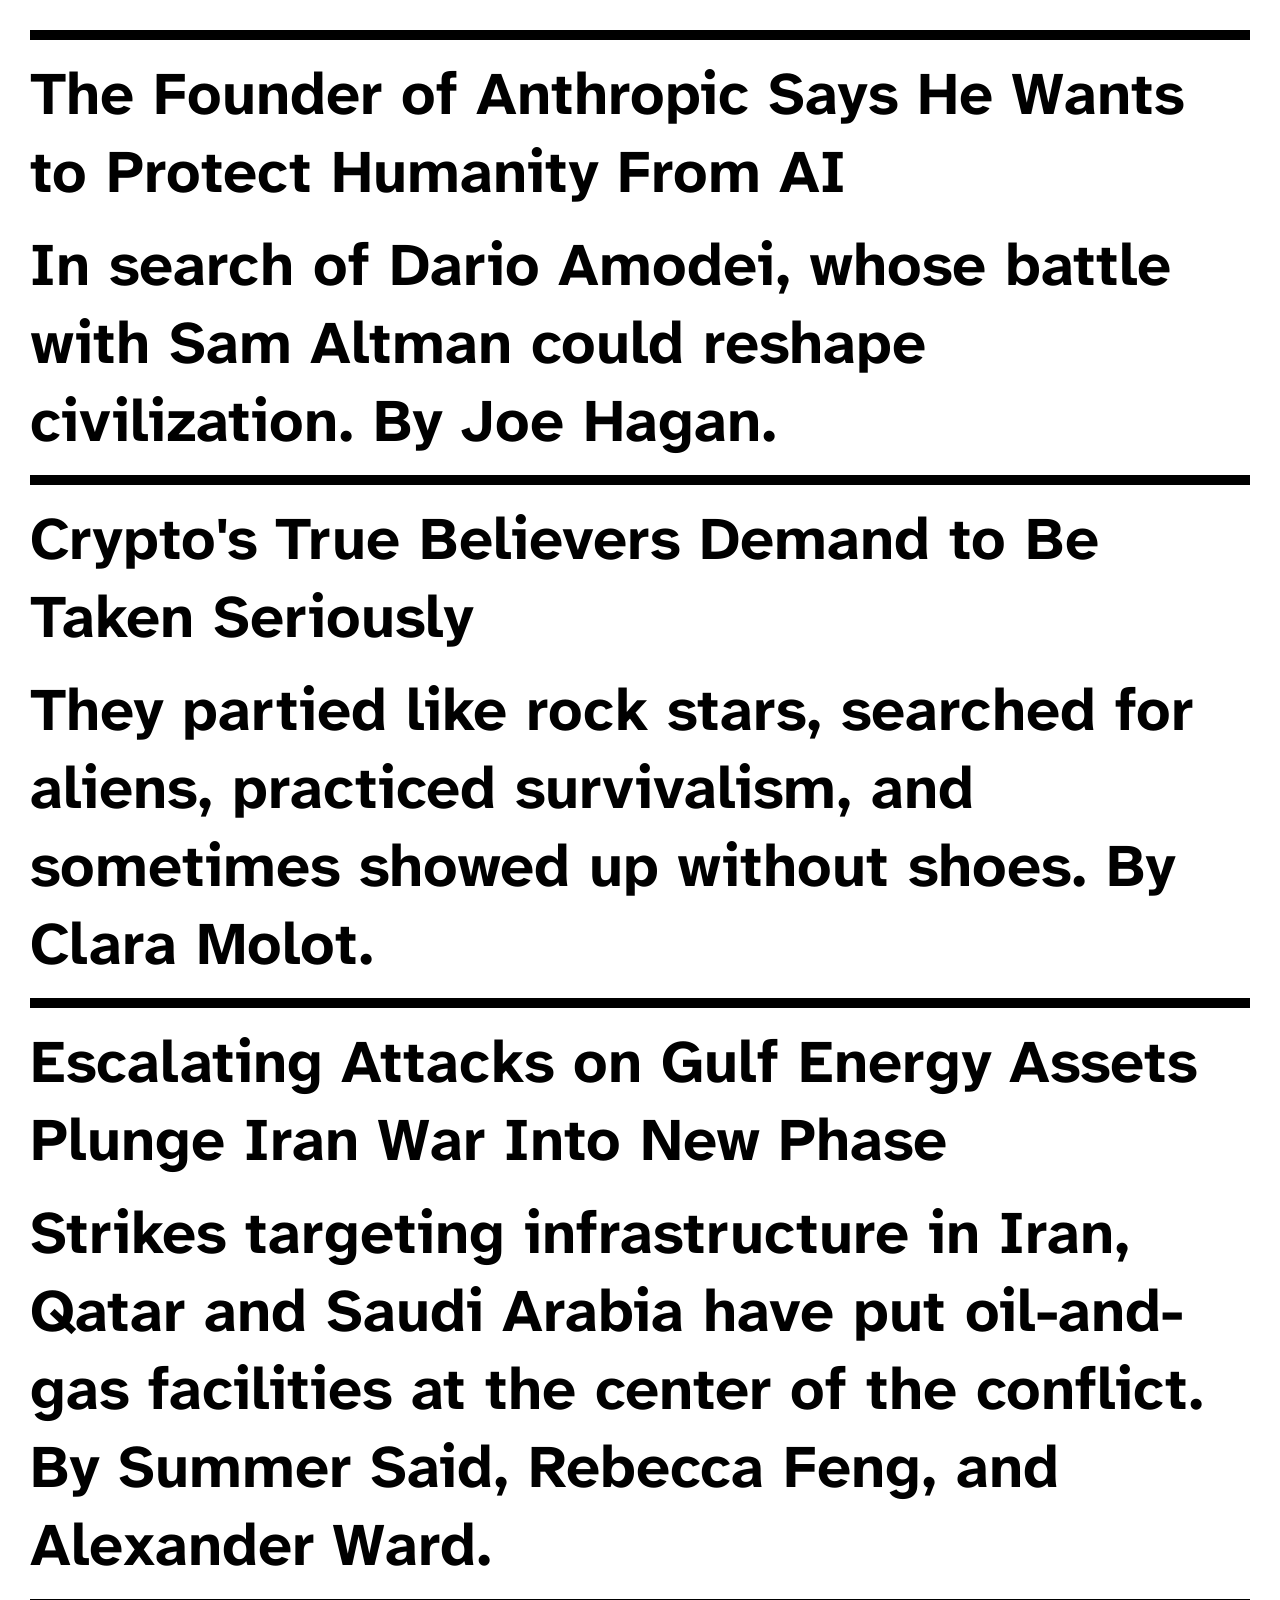
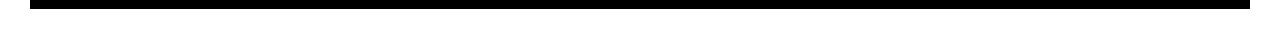
<file: index.html>
<!DOCTYPE html>
<html lang="en">
<head>
  <meta charset="UTF-8">
  <meta name="viewport" content="width=device-width, initial-scale=1.0">
  <title>EZRead</title>
  <link rel="preconnect" href="https://fonts.googleapis.com">
  <link rel="preconnect" href="https://fonts.gstatic.com" crossorigin>
  <link rel="stylesheet" href="https://fonts.googleapis.com/css2?family=Atkinson+Hyperlegible+Next:wght@400;700;900&display=swap">
  <link rel="stylesheet" href="style.css?v=8">
</head>
<body>
  <a href="#main" class="skip-link">Skip to content</a>

  <main id="main">
    <ul class="article-list">
      <li>
        <a href="articles/anthropic-founder.html">
          <span class="article-title">The Founder of Anthropic Says He Wants to Protect Humanity From AI</span>
          <span class="article-summary">In search of Dario Amodei, whose battle with Sam Altman could reshape civilization. By Joe Hagan.</span>
        </a>
      </li>
      <li>
        <a href="articles/cryptos-true-believers.html">
          <span class="article-title">Crypto's True Believers Demand to Be Taken Seriously</span>
          <span class="article-summary">They partied like rock stars, searched for aliens, practiced survivalism, and sometimes showed up without shoes. By Clara Molot.</span>
        </a>
      </li>
      <li>
        <a href="articles/escalating-attacks-iran-war.html">
          <span class="article-title">Escalating Attacks on Gulf Energy Assets Plunge Iran War Into New Phase</span>
          <span class="article-summary">Strikes targeting infrastructure in Iran, Qatar and Saudi Arabia have put oil-and-gas facilities at the center of the conflict. By Summer Said, Rebecca Feng, and Alexander Ward.</span>
        </a>
      </li>
    </ul>
  </main>
</body>
</html>
</file>
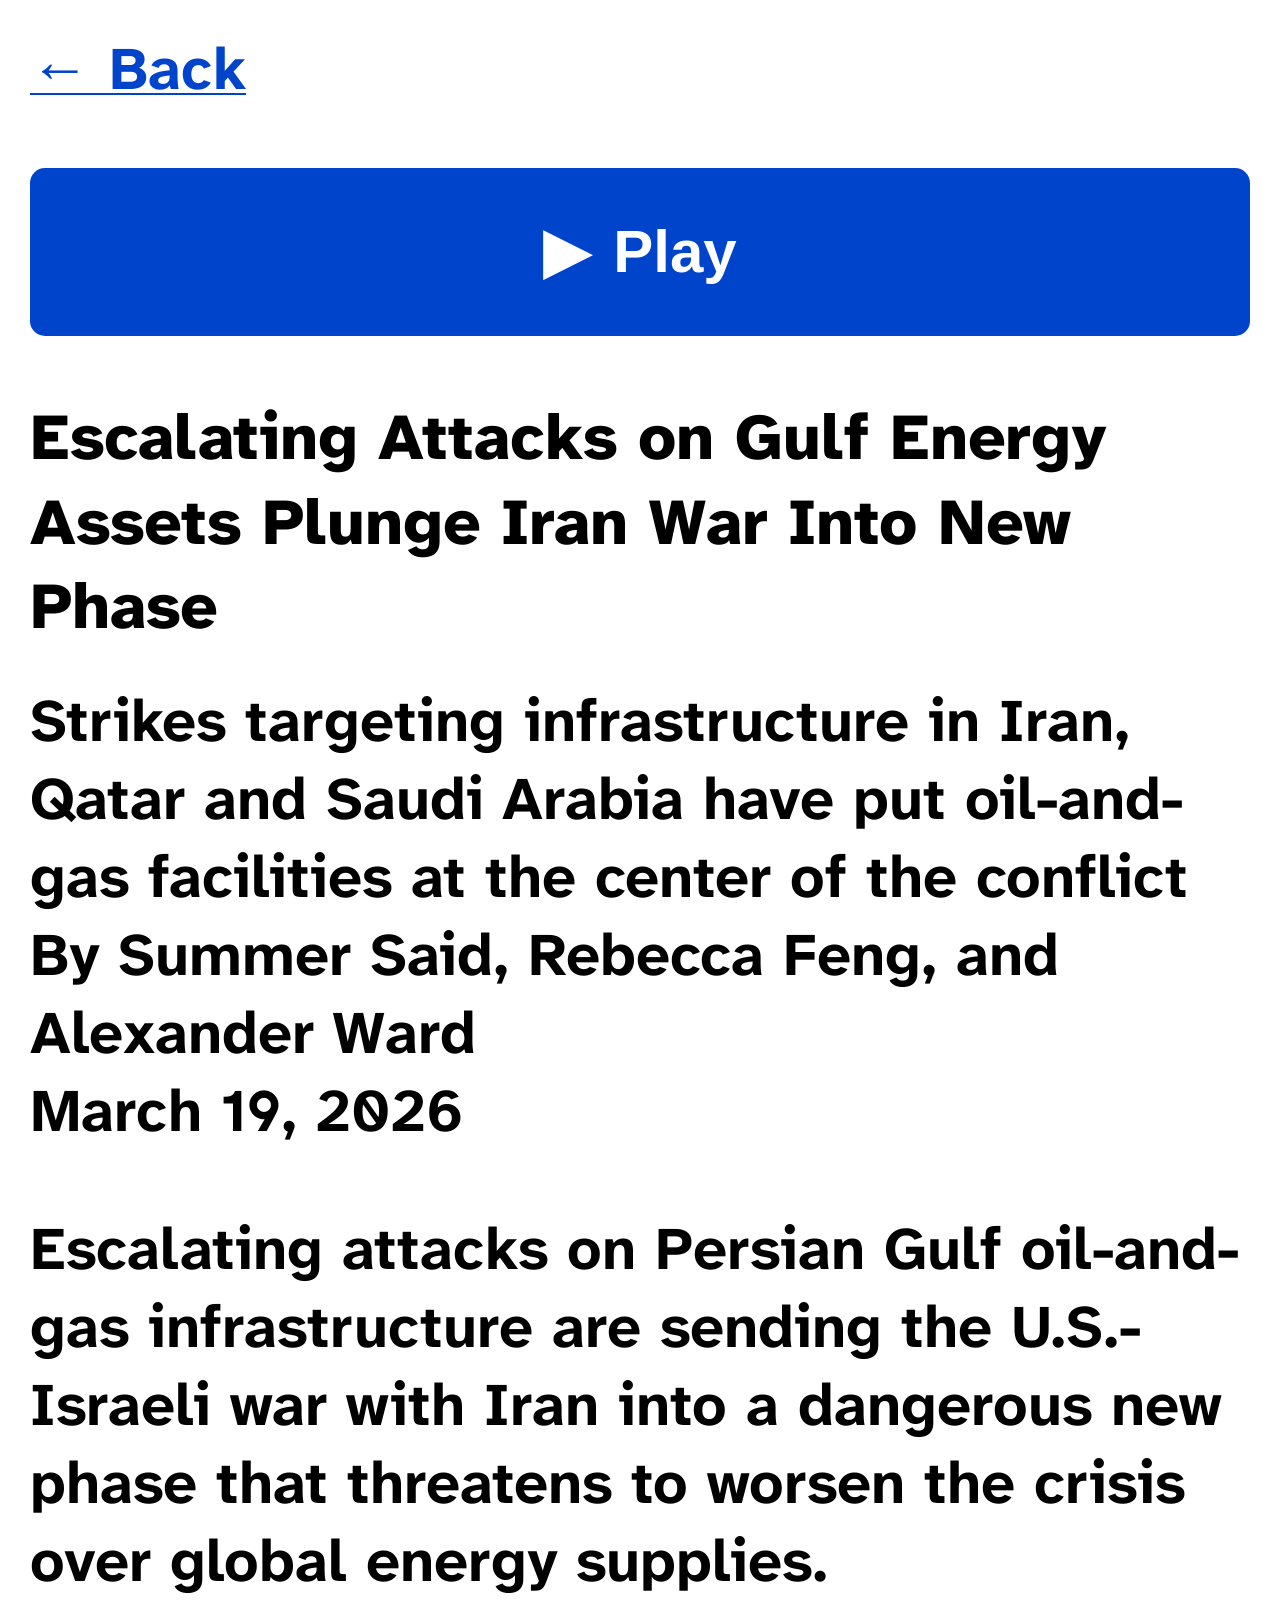
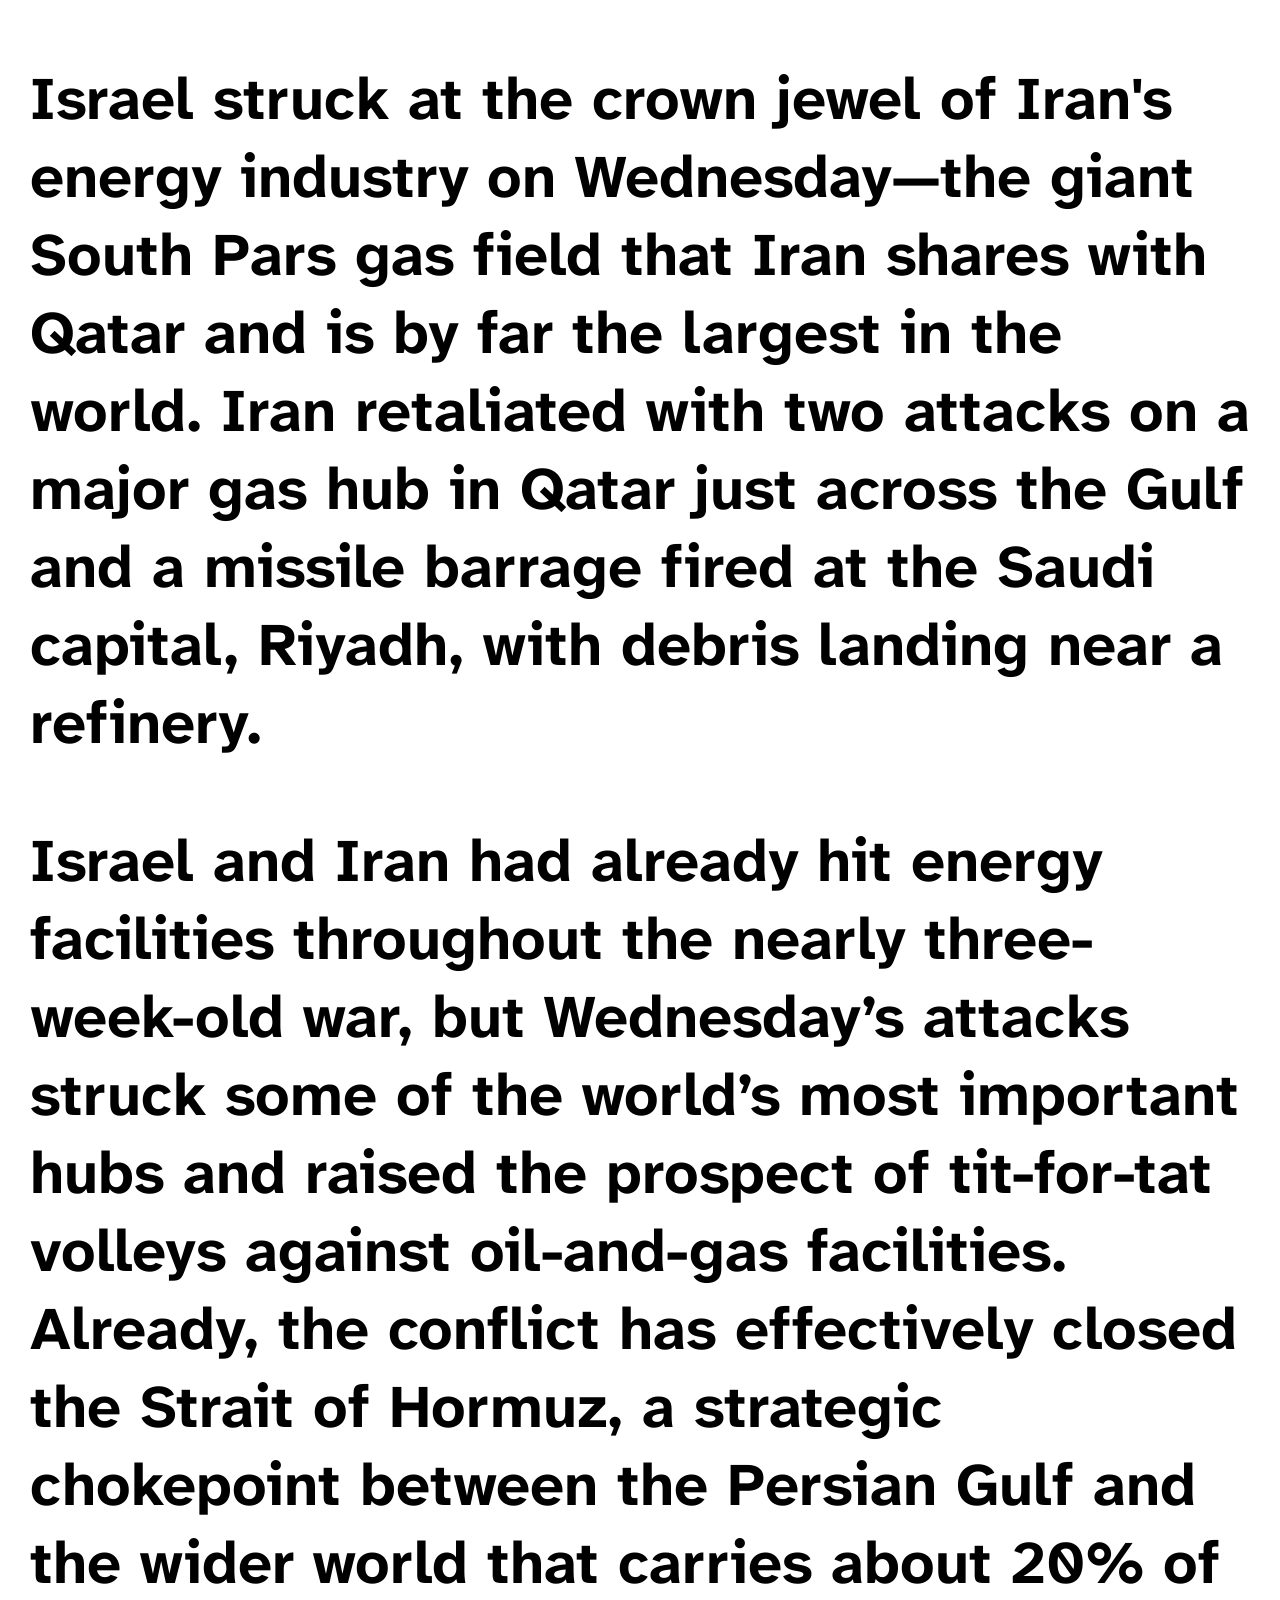
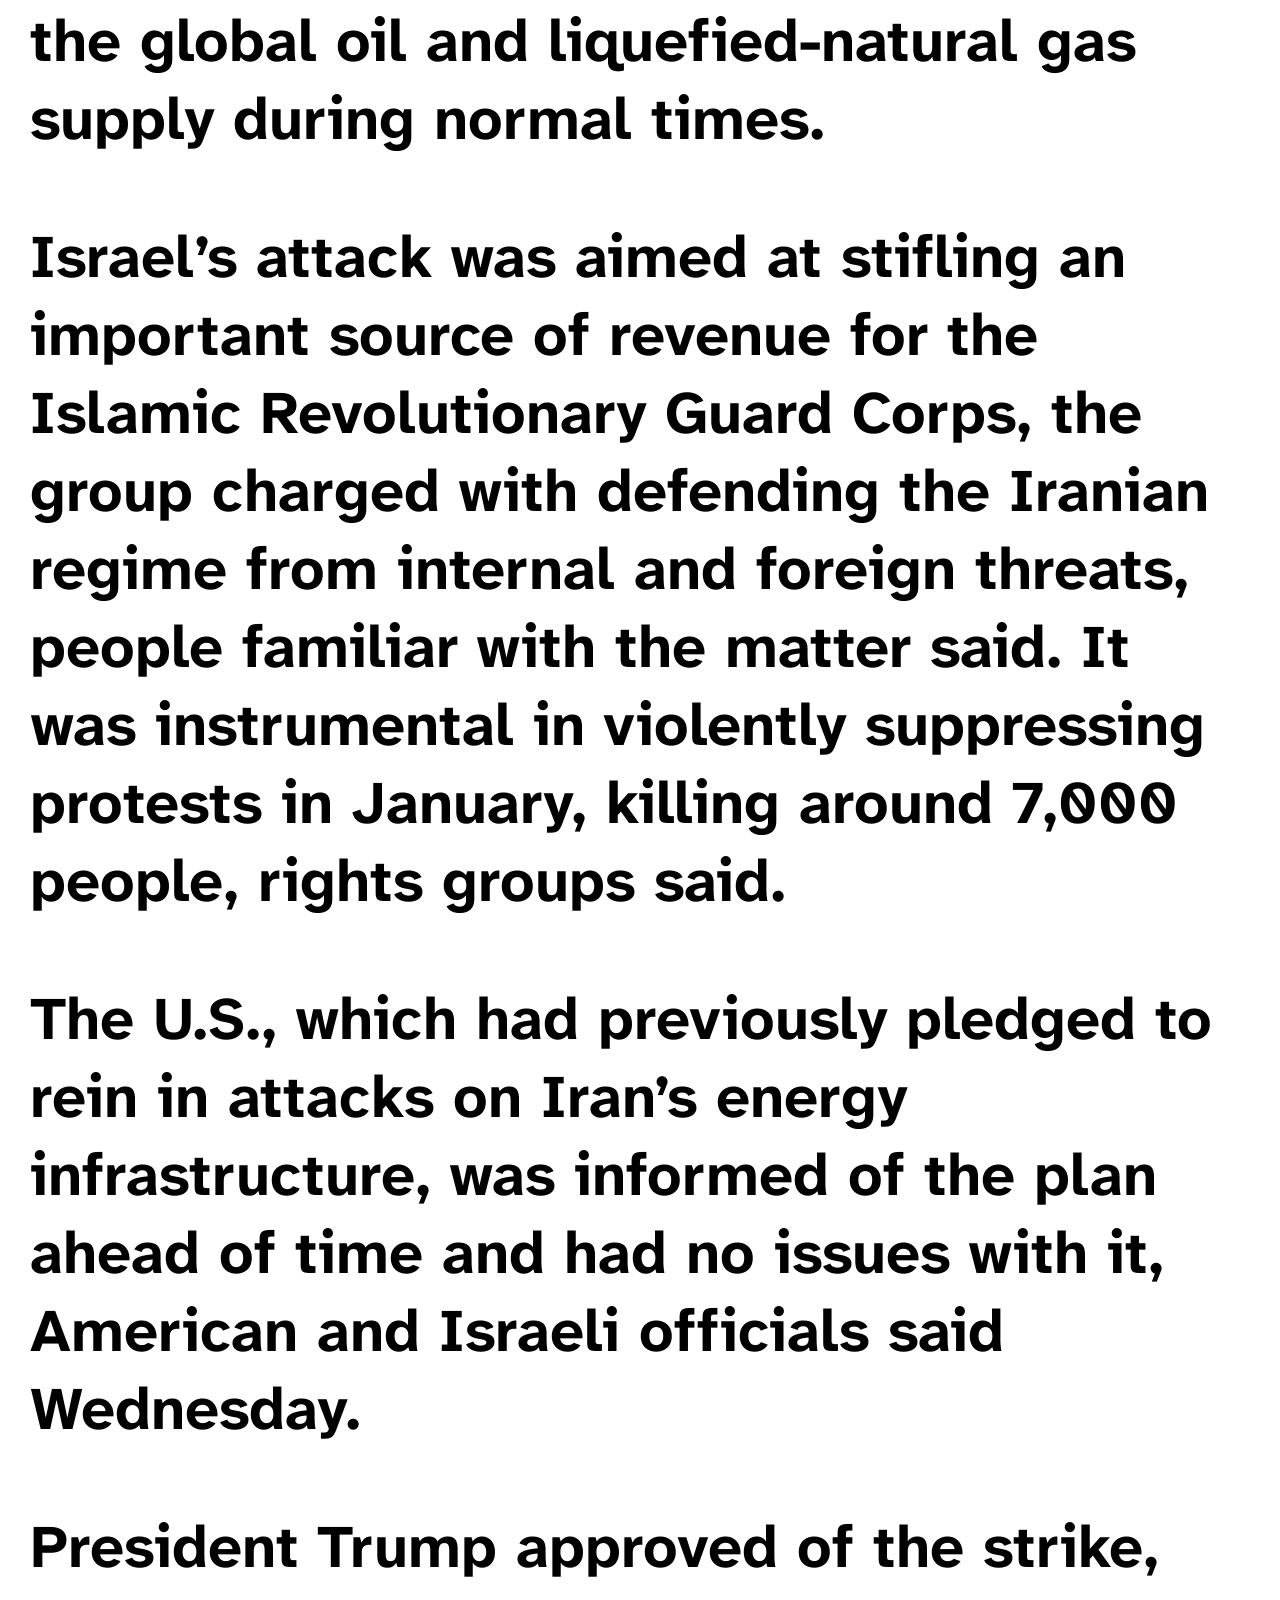
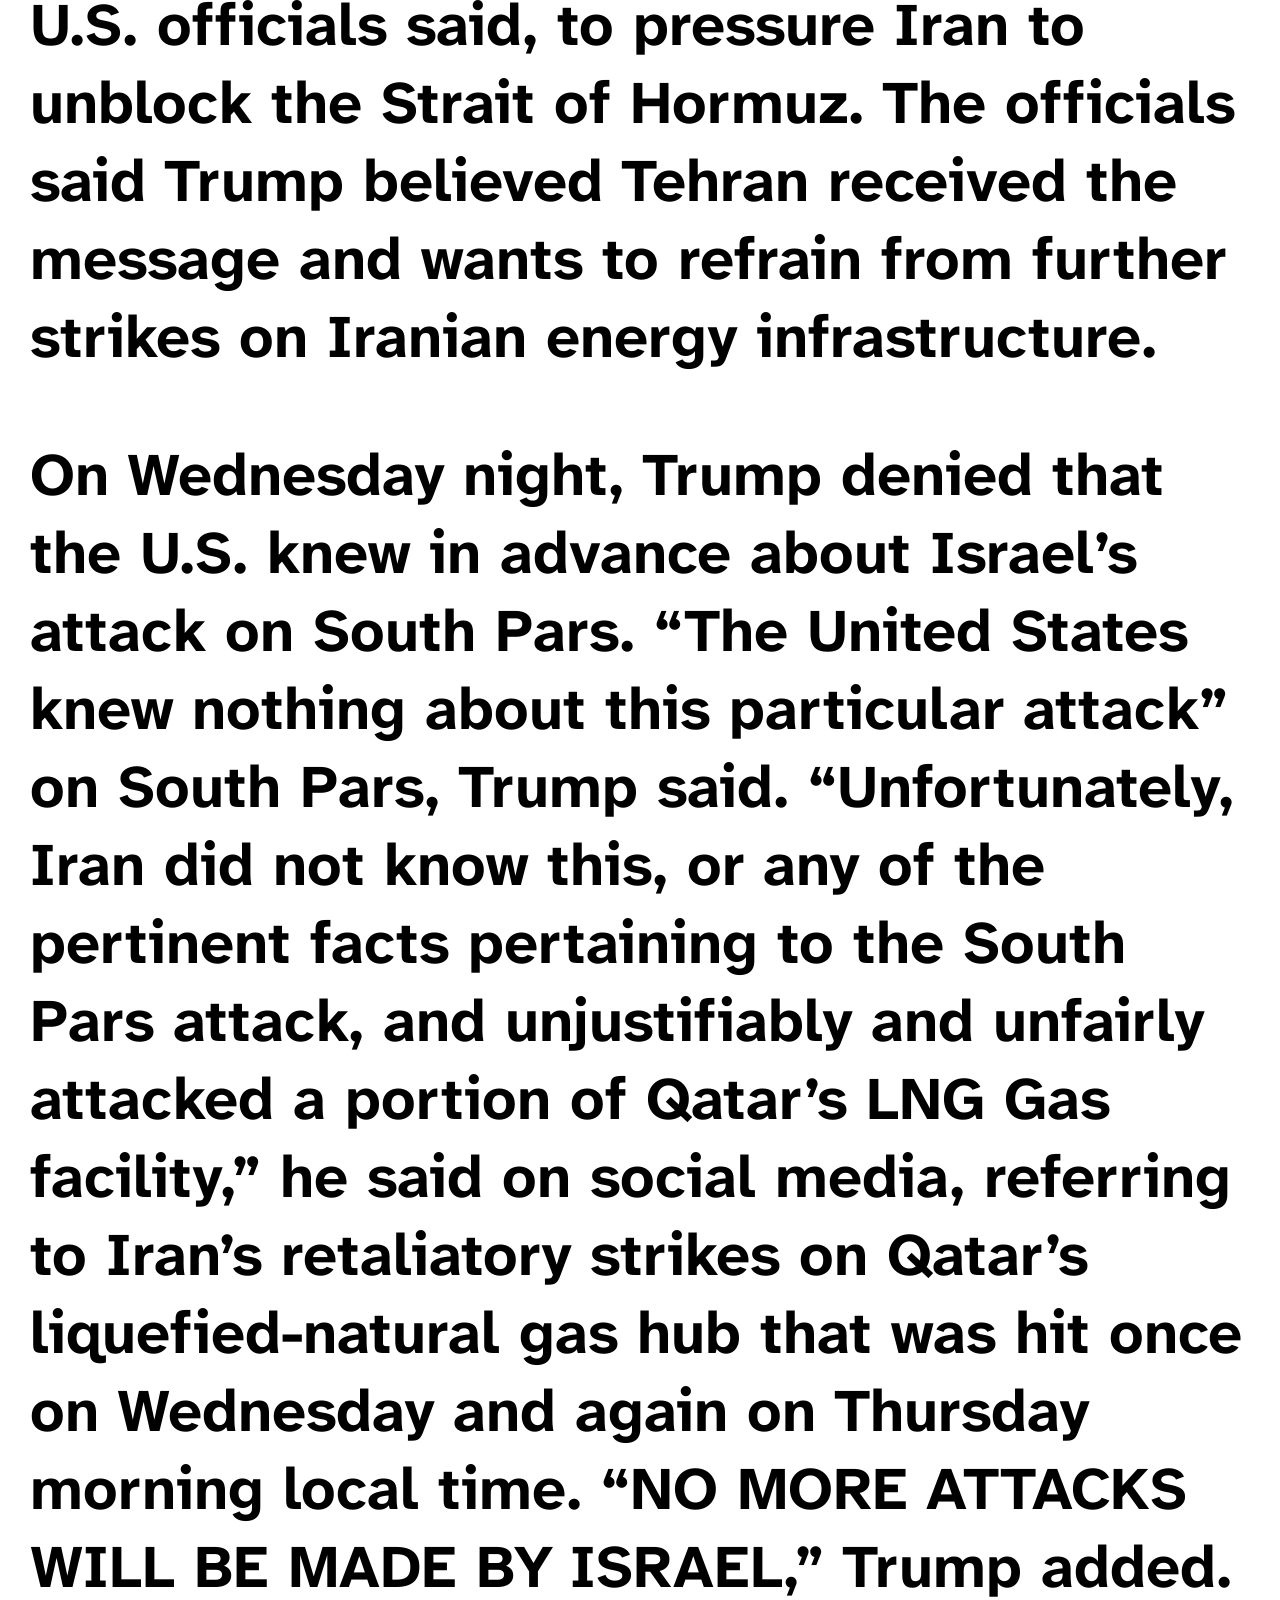
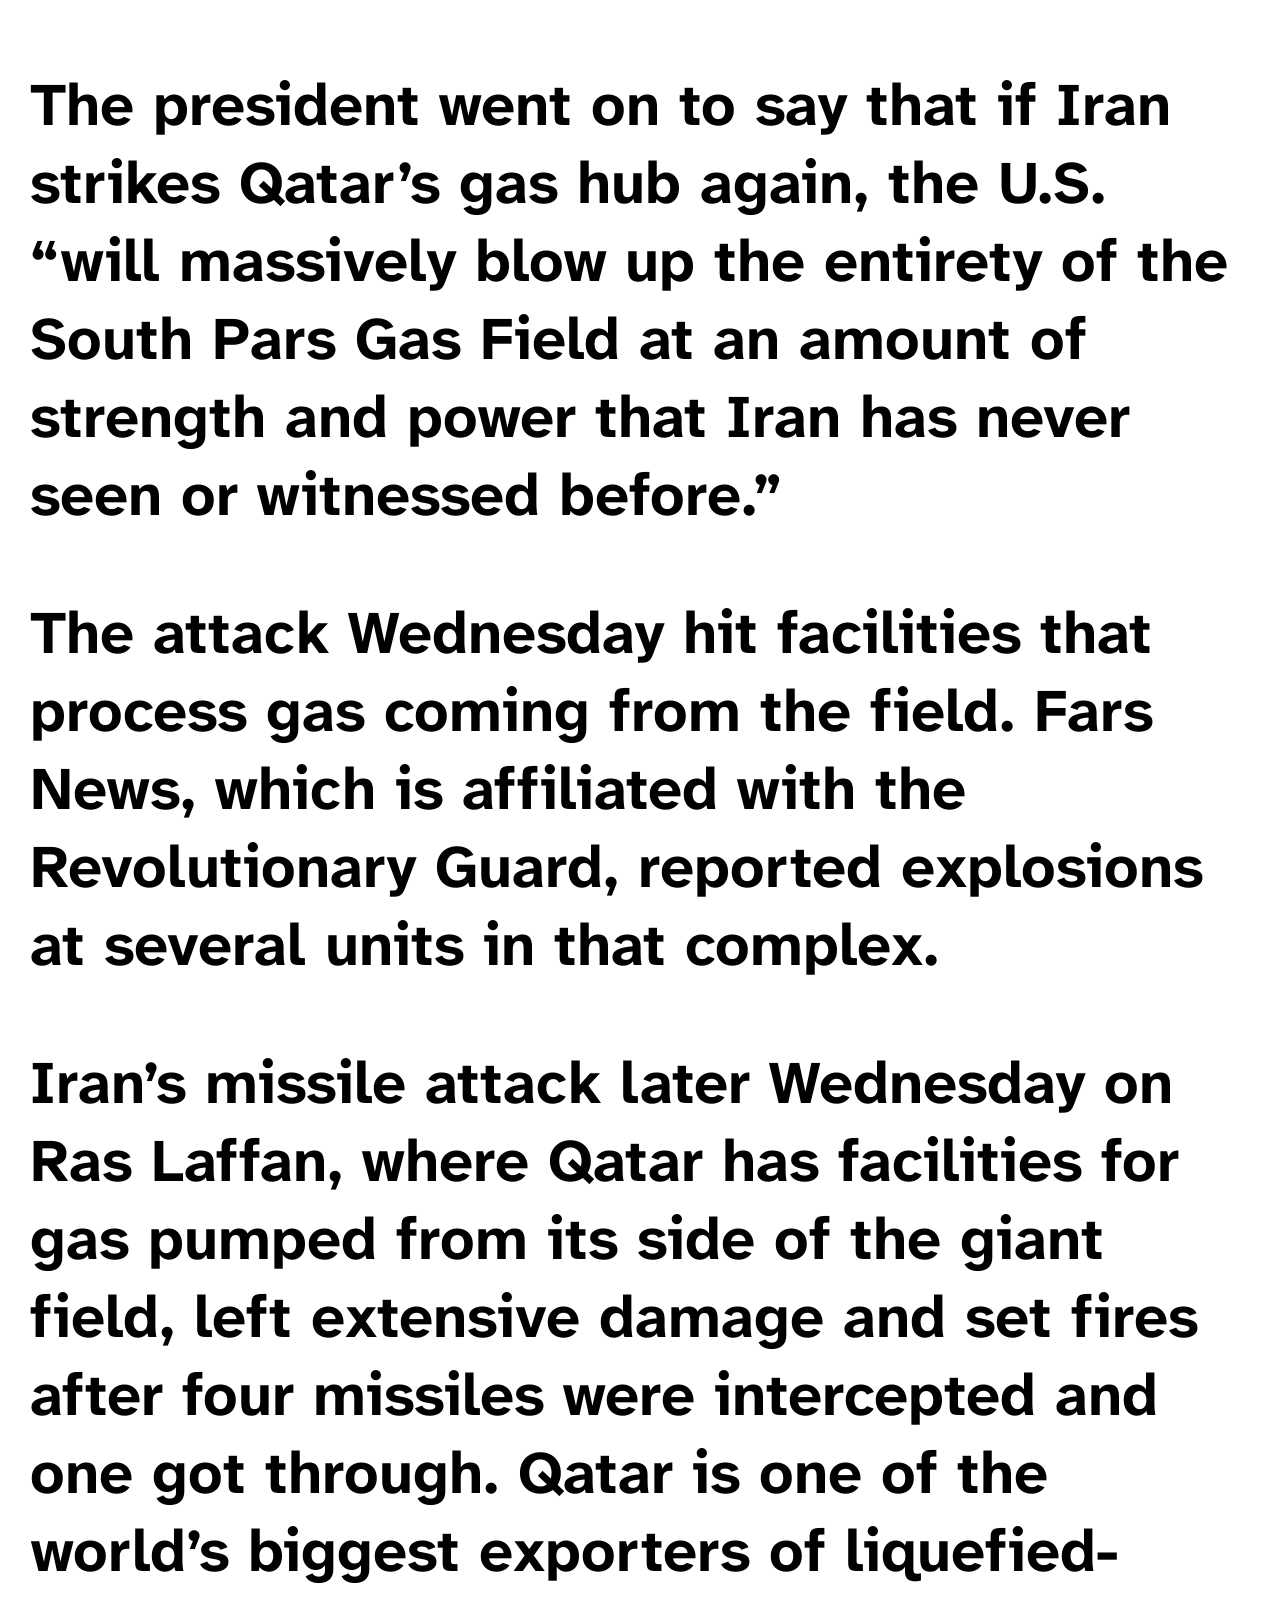
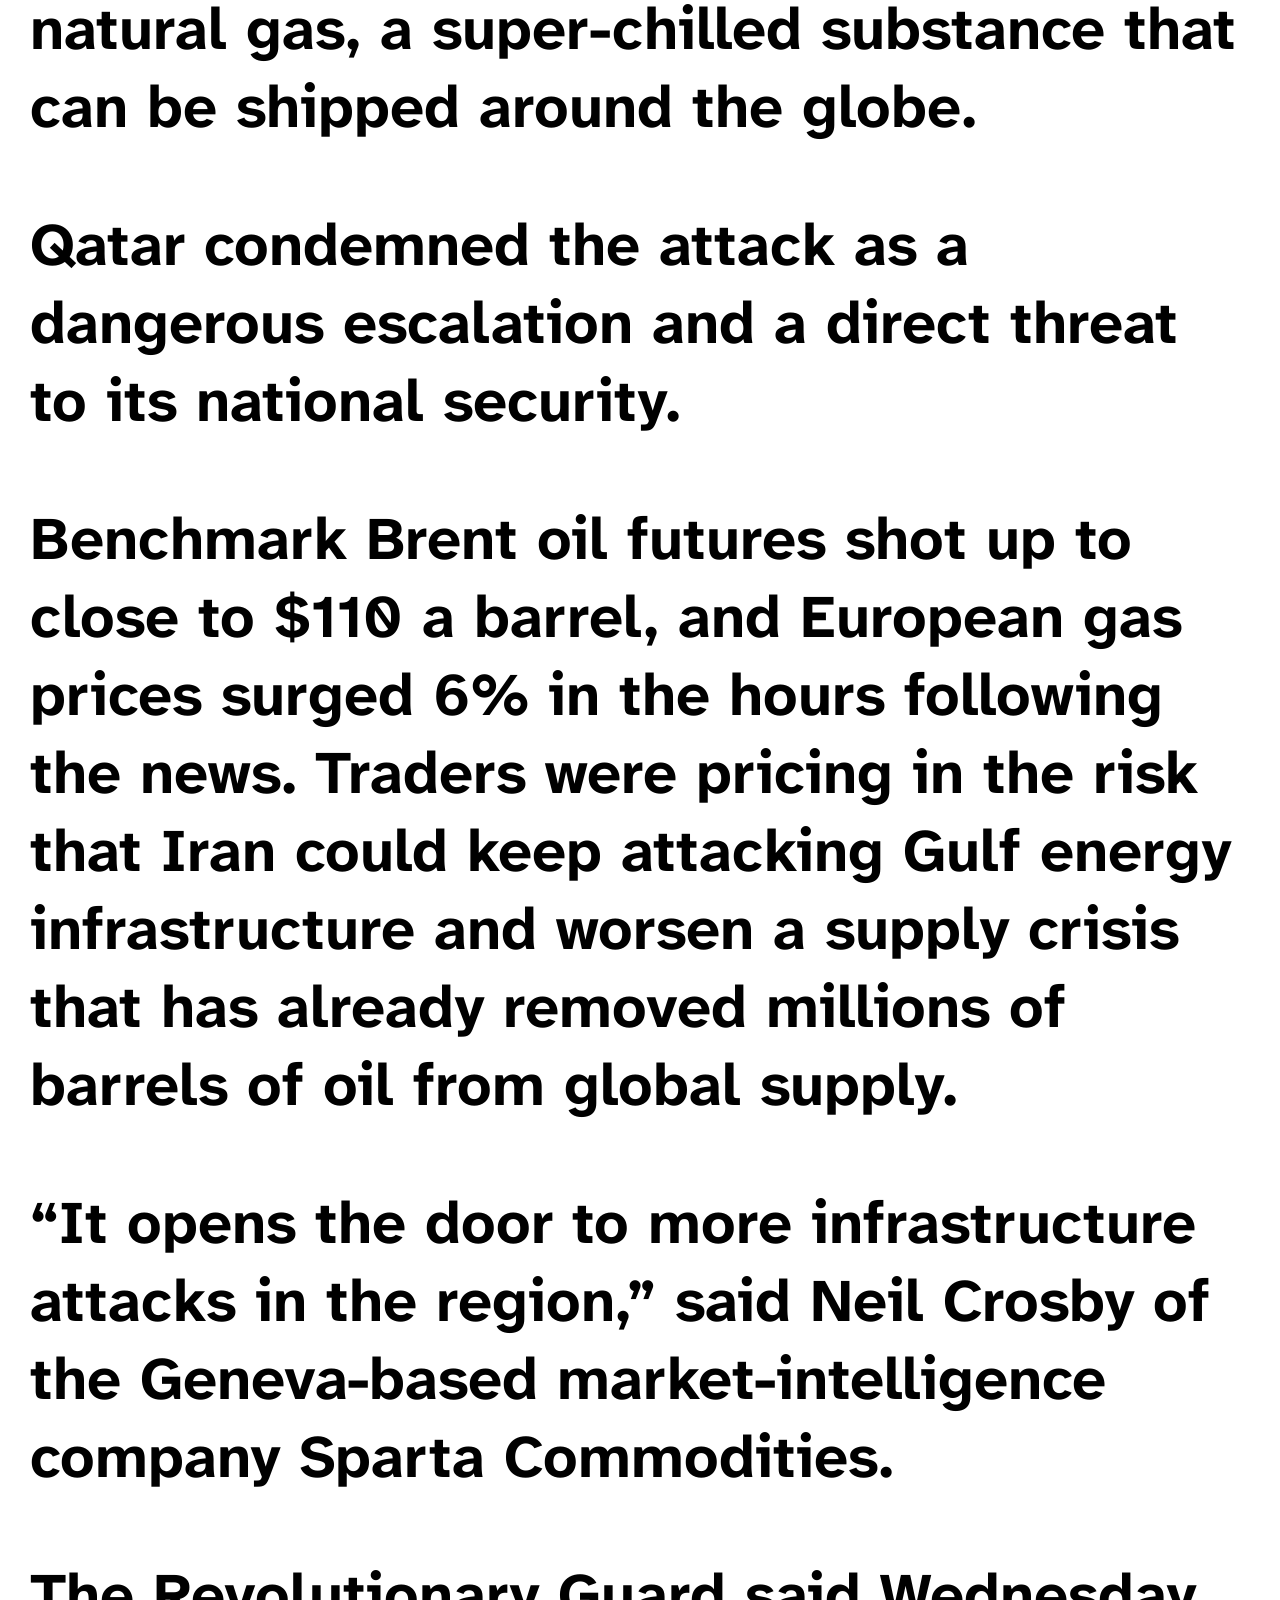
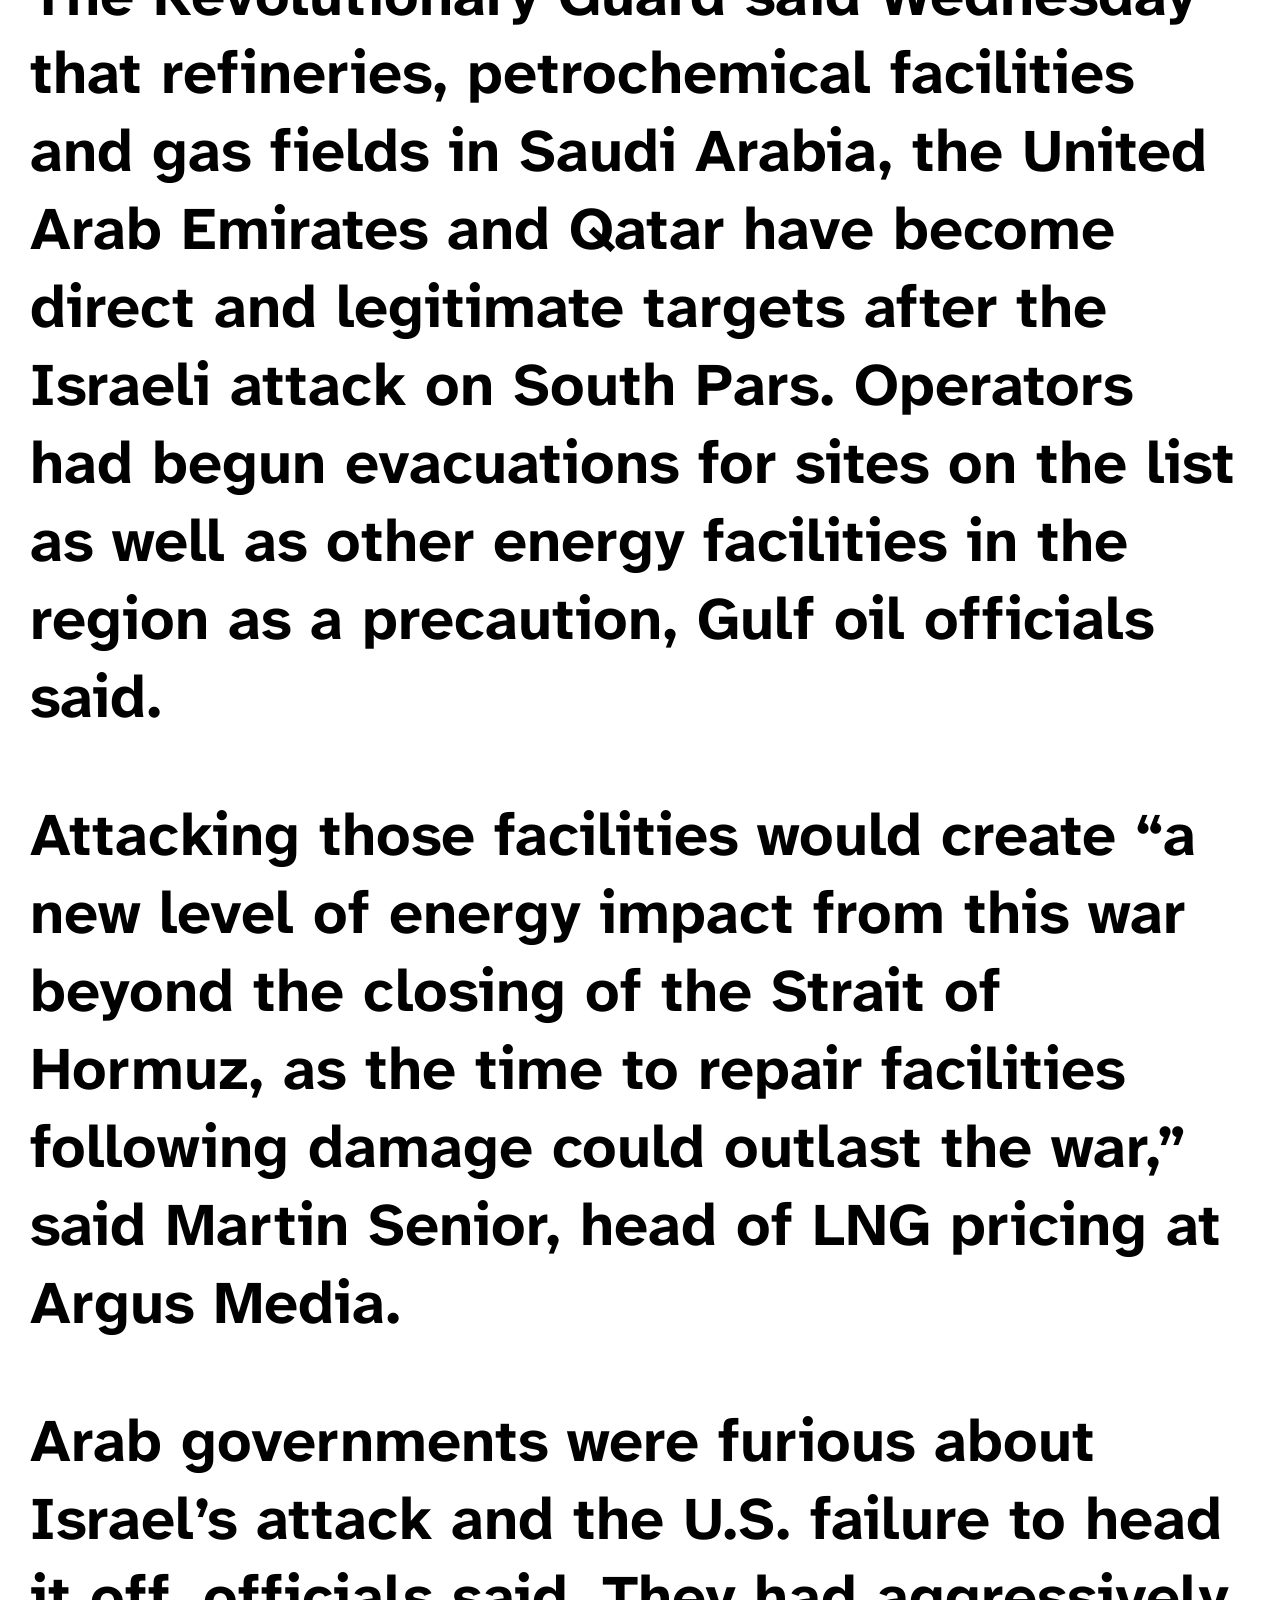
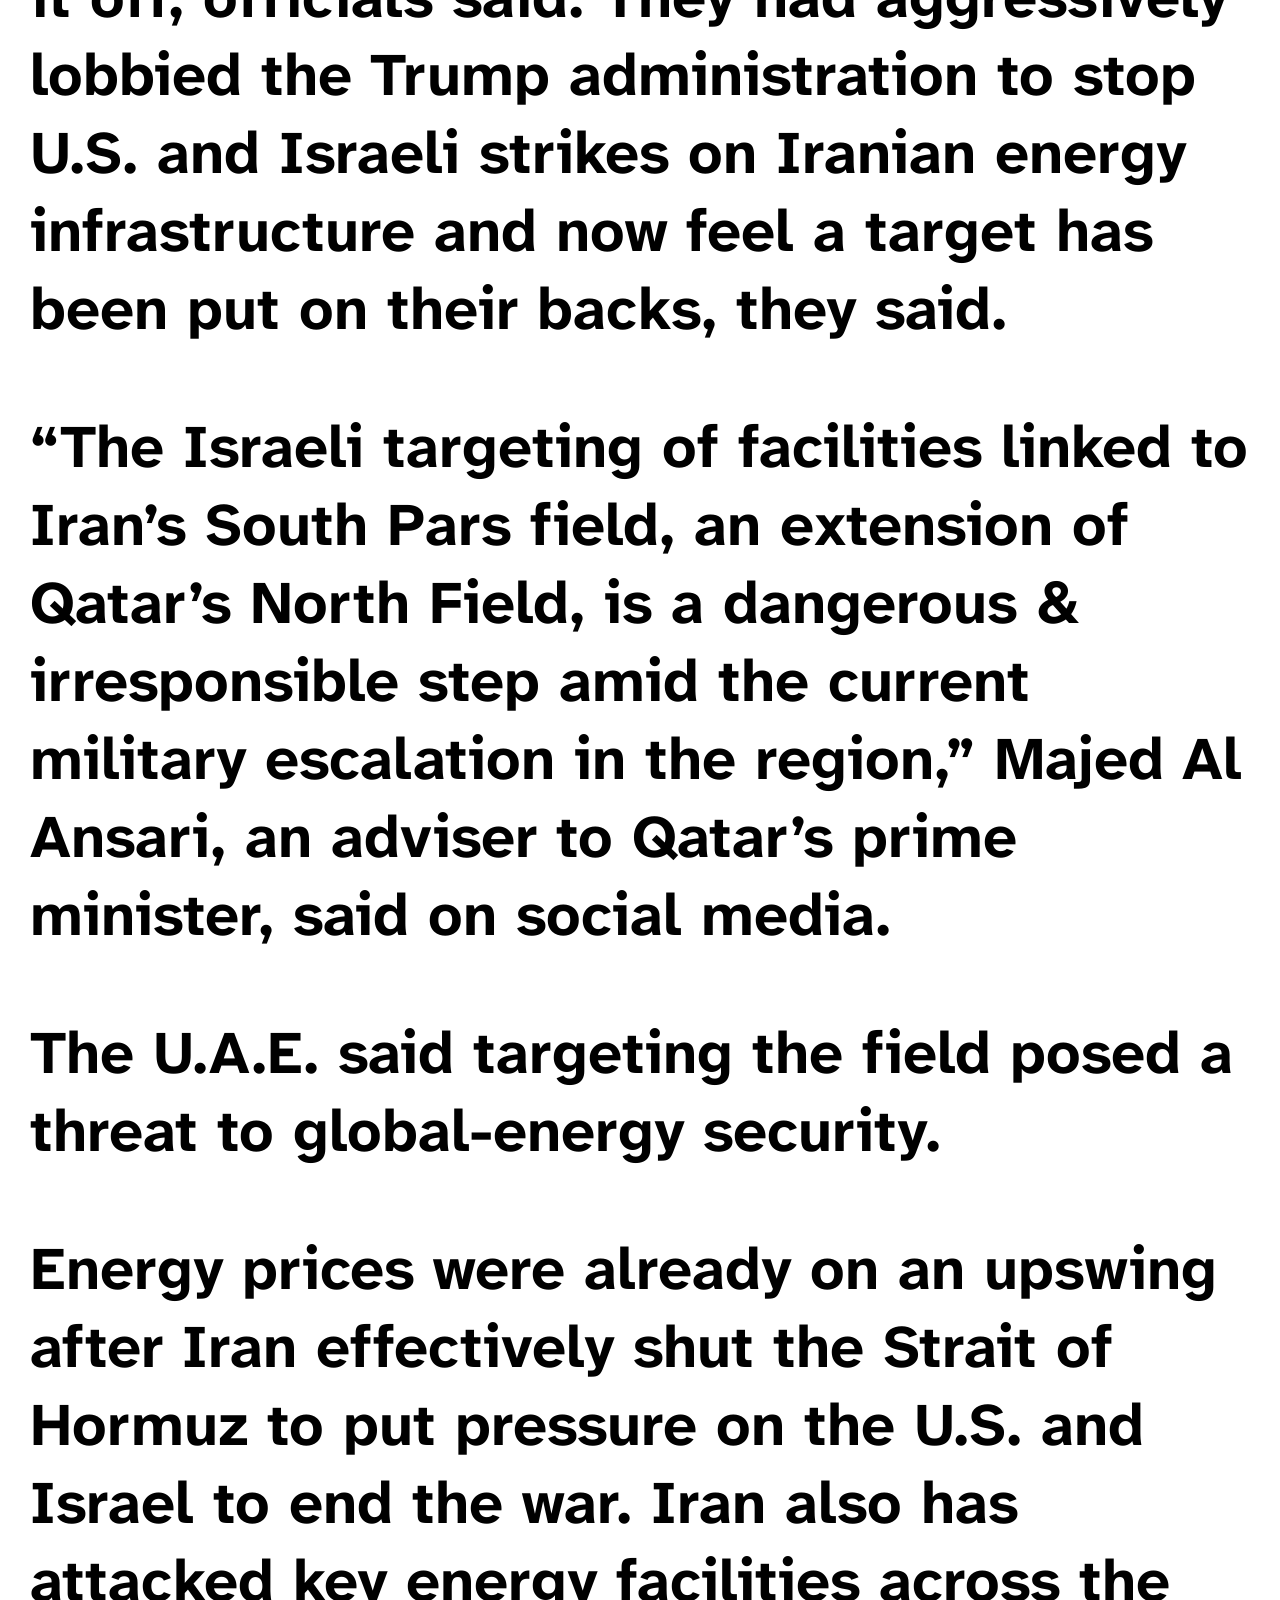
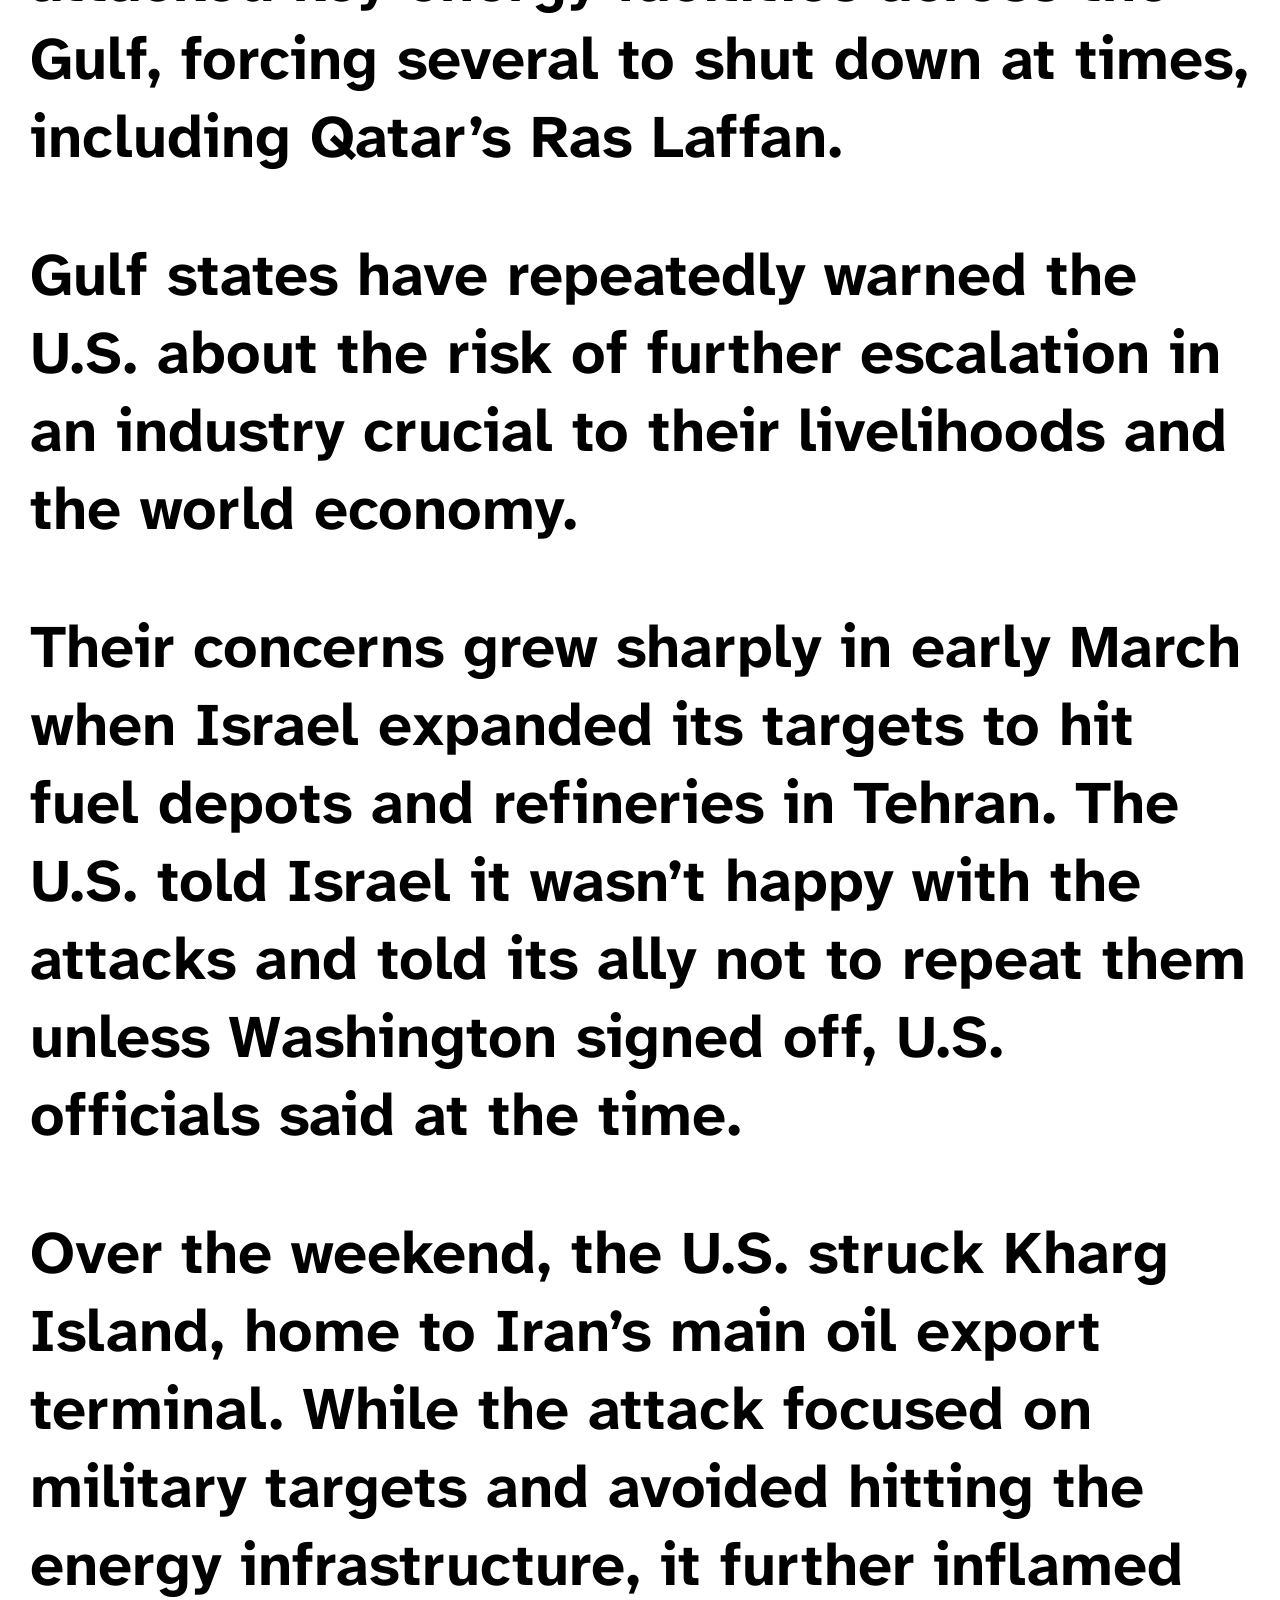
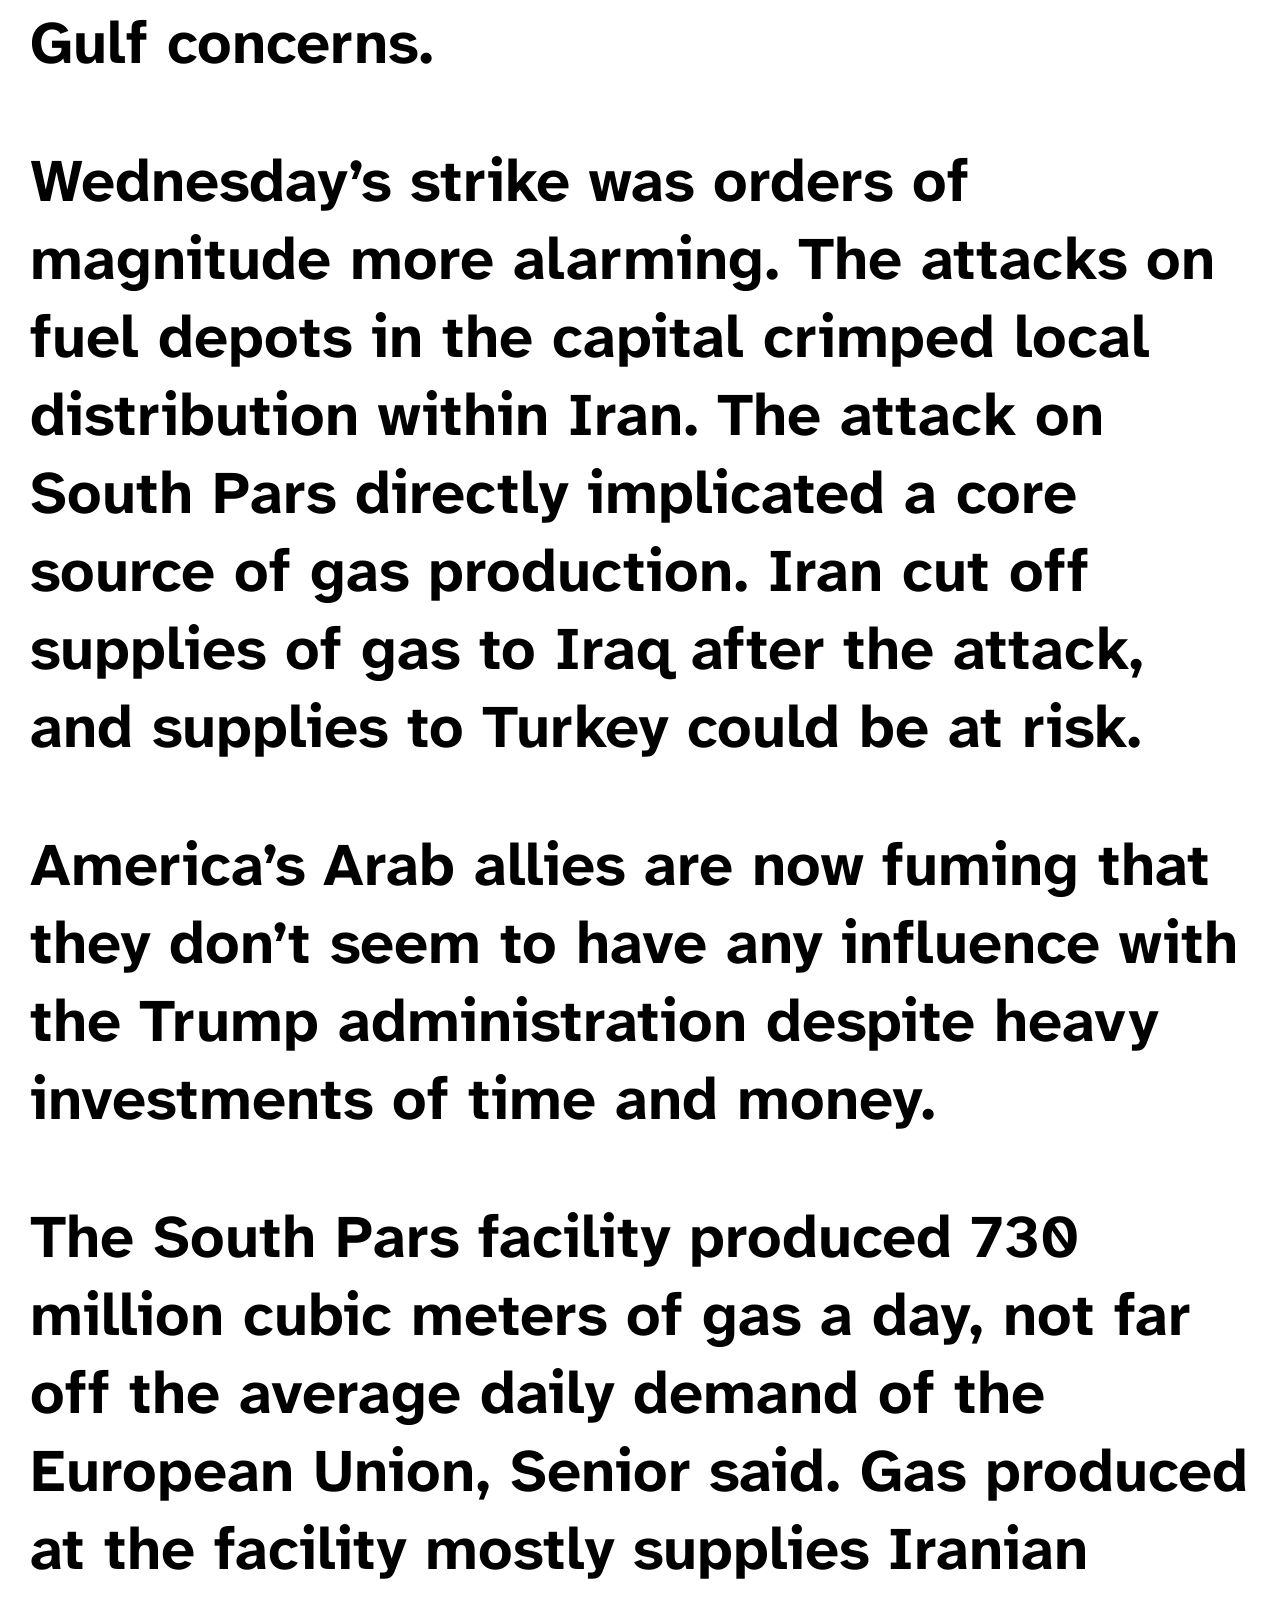
<file: articles/escalating-attacks-iran-war.html>
<!DOCTYPE html>
<html lang="en">
<head>
  <meta charset="UTF-8">
  <meta name="viewport" content="width=device-width, initial-scale=1.0">
  <title>Escalating Attacks on Gulf Energy Assets Plunge Iran War Into New Phase</title>
  <link rel="preconnect" href="https://fonts.googleapis.com">
  <link rel="preconnect" href="https://fonts.gstatic.com" crossorigin>
  <link rel="stylesheet" href="https://fonts.googleapis.com/css2?family=Atkinson+Hyperlegible+Next:wght@400;700;900&display=swap">
  <link rel="stylesheet" href="../style.css?v=8">
</head>
<body>
  <a href="#main" class="skip-link">Skip to content</a>

  <nav class="article-nav" aria-label="Navigation">
    <a href="../index.html">&larr; Back</a>
  </nav>

  <main id="main">
    <article>
      <div class="audio-player">
        <button class="play-btn" id="play-btn" aria-label="Play audio narration">
          <span class="icon" aria-hidden="true">&#9654;</span>
          <span id="play-label">Play</span>
        </button>
        <audio id="audio" src="../audio/Escalating%20Attacks%20on%20Gulf%20Energy%20Assets%20Plunge%20Iran%20War%20Into%20New%20Phase.mp3" preload="none"></audio>
      </div>

      <h1>Escalating Attacks on Gulf Energy Assets Plunge Iran War Into New Phase</h1>
      <p><strong>Strikes targeting infrastructure in Iran, Qatar and Saudi Arabia have put oil-and-gas facilities at the center of the conflict</strong></p>
      <p>By Summer Said, Rebecca Feng, and Alexander Ward</p>
      <p>March 19, 2026</p>

      <div class="article-body">

        <p>Escalating attacks on Persian Gulf oil-and-gas infrastructure are sending the U.S.-Israeli war with Iran into a dangerous new phase that threatens to worsen the crisis over global energy supplies.</p>

        <p>Israel struck at the crown jewel of Iran's energy industry on Wednesday&mdash;the giant South Pars gas field that Iran shares with Qatar and is by far the largest in the world. Iran retaliated with two attacks on a major gas hub in Qatar just across the Gulf and a missile barrage fired at the Saudi capital, Riyadh, with debris landing near a refinery.</p>

        <p>Israel and Iran had already hit energy facilities throughout the nearly three-week-old war, but Wednesday&rsquo;s attacks struck some of the world&rsquo;s most important hubs and raised the prospect of tit-for-tat volleys against oil-and-gas facilities. Already, the conflict has effectively closed the Strait of Hormuz, a strategic chokepoint between the Persian Gulf and the wider world that carries about 20% of the global oil and liquefied-natural gas supply during normal times.</p>

        <p>Israel&rsquo;s attack was aimed at stifling an important source of revenue for the Islamic Revolutionary Guard Corps, the group charged with defending the Iranian regime from internal and foreign threats, people familiar with the matter said. It was instrumental in violently suppressing protests in January, killing around 7,000 people, rights groups said.</p>

        <p>The U.S., which had previously pledged to rein in attacks on Iran&rsquo;s energy infrastructure, was informed of the plan ahead of time and had no issues with it, American and Israeli officials said Wednesday.</p>

        <p>President Trump approved of the strike, U.S. officials said, to pressure Iran to unblock the Strait of Hormuz. The officials said Trump believed Tehran received the message and wants to refrain from further strikes on Iranian energy infrastructure.</p>

        <p>On Wednesday night, Trump denied that the U.S. knew in advance about Israel&rsquo;s attack on South Pars. &ldquo;The United States knew nothing about this particular attack&rdquo; on South Pars, Trump said. &ldquo;Unfortunately, Iran did not know this, or any of the pertinent facts pertaining to the South Pars attack, and unjustifiably and unfairly attacked a portion of Qatar&rsquo;s LNG Gas facility,&rdquo; he said on social media, referring to Iran&rsquo;s retaliatory strikes on Qatar&rsquo;s liquefied-natural gas hub that was hit once on Wednesday and again on Thursday morning local time. &ldquo;NO MORE ATTACKS WILL BE MADE BY ISRAEL,&rdquo; Trump added.</p>

        <p>The president went on to say that if Iran strikes Qatar&rsquo;s gas hub again, the U.S. &ldquo;will massively blow up the entirety of the South Pars Gas Field at an amount of strength and power that Iran has never seen or witnessed before.&rdquo;</p>

        <p>The attack Wednesday hit facilities that process gas coming from the field. Fars News, which is affiliated with the Revolutionary Guard, reported explosions at several units in that complex.</p>

        <p>Iran&rsquo;s missile attack later Wednesday on Ras Laffan, where Qatar has facilities for gas pumped from its side of the giant field, left extensive damage and set fires after four missiles were intercepted and one got through. Qatar is one of the world&rsquo;s biggest exporters of liquefied-natural gas, a super-chilled substance that can be shipped around the globe.</p>

        <p>Qatar condemned the attack as a dangerous escalation and a direct threat to its national security.</p>

        <p>Benchmark Brent oil futures shot up to close to $110 a barrel, and European gas prices surged 6% in the hours following the news. Traders were pricing in the risk that Iran could keep attacking Gulf energy infrastructure and worsen a supply crisis that has already removed millions of barrels of oil from global supply.</p>

        <p>&ldquo;It opens the door to more infrastructure attacks in the region,&rdquo; said Neil Crosby of the Geneva-based market-intelligence company Sparta Commodities.</p>

        <p>The Revolutionary Guard said Wednesday that refineries, petrochemical facilities and gas fields in Saudi Arabia, the United Arab Emirates and Qatar have become direct and legitimate targets after the Israeli attack on South Pars. Operators had begun evacuations for sites on the list as well as other energy facilities in the region as a precaution, Gulf oil officials said.</p>

        <p>Attacking those facilities would create &ldquo;a new level of energy impact from this war beyond the closing of the Strait of Hormuz, as the time to repair facilities following damage could outlast the war,&rdquo; said Martin Senior, head of LNG pricing at Argus Media.</p>

        <p>Arab governments were furious about Israel&rsquo;s attack and the U.S. failure to head it off, officials said. They had aggressively lobbied the Trump administration to stop U.S. and Israeli strikes on Iranian energy infrastructure and now feel a target has been put on their backs, they said.</p>

        <p>&ldquo;The Israeli targeting of facilities linked to Iran&rsquo;s South Pars field, an extension of Qatar&rsquo;s North Field, is a dangerous &amp; irresponsible step amid the current military escalation in the region,&rdquo; Majed Al Ansari, an adviser to Qatar&rsquo;s prime minister, said on social media.</p>

        <p>The U.A.E. said targeting the field posed a threat to global-energy security.</p>

        <p>Energy prices were already on an upswing after Iran effectively shut the Strait of Hormuz to put pressure on the U.S. and Israel to end the war. Iran also has attacked key energy facilities across the Gulf, forcing several to shut down at times, including Qatar&rsquo;s Ras Laffan.</p>

        <p>Gulf states have repeatedly warned the U.S. about the risk of further escalation in an industry crucial to their livelihoods and the world economy.</p>

        <p>Their concerns grew sharply in early March when Israel expanded its targets to hit fuel depots and refineries in Tehran. The U.S. told Israel it wasn&rsquo;t happy with the attacks and told its ally not to repeat them unless Washington signed off, U.S. officials said at the time.</p>

        <p>Over the weekend, the U.S. struck Kharg Island, home to Iran&rsquo;s main oil export terminal. While the attack focused on military targets and avoided hitting the energy infrastructure, it further inflamed Gulf concerns.</p>

        <p>Wednesday&rsquo;s strike was orders of magnitude more alarming. The attacks on fuel depots in the capital crimped local distribution within Iran. The attack on South Pars directly implicated a core source of gas production. Iran cut off supplies of gas to Iraq after the attack, and supplies to Turkey could be at risk.</p>

        <p>America&rsquo;s Arab allies are now fuming that they don&rsquo;t seem to have any influence with the Trump administration despite heavy investments of time and money.</p>

        <p>The South Pars facility produced 730 million cubic meters of gas a day, not far off the average daily demand of the European Union, Senior said. Gas produced at the facility mostly supplies Iranian domestic users such as power generators and fertilizer producers.</p>

        <p>Cuts to gas shipments to Turkey could cause supply shortages to ripple into global markets, said Tom Marzec-Manser of the energy consulting firm Wood Mackenzie. If that flow stops, Turkey could need to replace it by buying more gas from Russia or bidding for cargoes of liquefied-natural gas.</p>

        <p>Gulf states are already experiencing unprecedented production shut-ins as the war continues in its third week. JPMorgan expects oil and oil-products supply cuts to approach 12 million barrels a day by the end of the week, more than 10% of global daily demand.</p>

        <p>&ldquo;In an environment where global supply is short by nearly 7 million barrels a day, the only way the market can rebalance is through a comparable reduction in consumption,&rdquo; said Natasha Kaneva, an analyst at JPMorgan.</p>

      </div>
    </article>
  </main>

  <script>
    (function () {
      var btn = document.getElementById("play-btn");
      var audio = document.getElementById("audio");
      var label = document.getElementById("play-label");
      var icon = btn.querySelector(".icon");

      btn.addEventListener("click", function () {
        if (audio.paused) {
          label.textContent = "Loading...";
          btn.setAttribute("aria-label", "Loading audio");
          audio.play();
        } else {
          audio.pause();
        }
      });

      audio.addEventListener("playing", function () {
        label.textContent = "Pause";
        icon.textContent = "\u275A\u275A";
        btn.setAttribute("aria-label", "Pause audio narration");
      });

      audio.addEventListener("waiting", function () {
        label.textContent = "Loading...";
        btn.setAttribute("aria-label", "Loading audio");
      });

      audio.addEventListener("pause", function () {
        label.textContent = "Play";
        icon.textContent = "\u25B6";
        btn.setAttribute("aria-label", "Play audio narration");
      });

      audio.addEventListener("ended", function () {
        label.textContent = "Play";
        icon.textContent = "\u25B6";
        btn.setAttribute("aria-label", "Play audio narration");
      });
    })();
  </script>
</body>
</html>
</file>
<file: style.css>
/* ============================================
   Accessible News Reader — High-Visibility Styles
   Designed for severe visual impairment.
   Single large font size throughout. ~24 chars
   per line on iPhone display.
   ============================================ */

/* Reset & Base */
*,
*::before,
*::after {
  box-sizing: border-box;
  margin: 0;
  padding: 0;
}

html {
  font-size: 60px;
  line-height: 1.3;
  scroll-behavior: smooth;
}

body {
  font-family: "Atkinson Hyperlegible Next", -apple-system, BlinkMacSystemFont,
    "Segoe UI", Roboto, "Helvetica Neue", Arial, sans-serif;
  font-weight: 700;
  color: #000;
  background-color: #fff;
  padding: 0.5rem;
}

/* Everything inherits the same font size */
h1, h2, h3, p, a, span, li, button, strong {
  font-size: inherit;
  line-height: inherit;
}

/* Skip-to-content link */
.skip-link {
  position: absolute;
  top: -100%;
  left: 0.5rem;
  background: #000;
  color: #fff;
  padding: 0.5rem;
  z-index: 1000;
  text-decoration: none;
}

.skip-link:focus {
  top: 0;
}

/* Focus indicators */
a:focus-visible,
button:focus-visible,
[tabindex]:focus-visible {
  outline: 4px solid #0044cc;
  outline-offset: 4px;
}

/* Headings — larger and extra bold */
h1, h2 {
  font-size: 65px;
  font-weight: 900;
  margin-bottom: 0.5em;
}

/* Links */
a {
  color: #0044cc;
  text-decoration: underline;
  text-underline-offset: 4px;
  text-decoration-thickness: 2px;
}

/* Header */
.site-header {
  border-bottom: 4px solid #000;
  padding-bottom: 0.75em;
  margin-bottom: 1em;
}

/* Article list (index page) */
.article-list {
  list-style: none;
  display: flex;
  flex-direction: column;
  gap: 0;
  border-top: 10px solid #000;
}

.article-list li {
  border-bottom: 10px solid #000;
}

.article-list a {
  display: block;
  padding: 0.25em 0;
  text-decoration: none;
  color: #000;
}

.article-list .article-title {
  font-weight: 700;
  display: block;
  margin-bottom: 0.25em;
}

.article-list .article-summary {
  display: block;
}

/* Article page */
.article-nav {
  margin-bottom: 1em;
}

.article-nav a {
  font-weight: 700;
}

.article-body {
  margin-top: 1em;
}

.article-body p {
  margin-bottom: 1em;
}

/* Audio player controls */
.audio-player {
  margin: 1em 0;
}

.play-btn {
  display: flex;
  align-items: center;
  justify-content: center;
  gap: 0.4em;
  width: 100%;
  min-height: 72px;
  padding: 0.75em;
  font-weight: 700;
  color: #fff;
  background-color: #0044cc;
  border: none;
  border-radius: 0.25em;
  cursor: pointer;
}

.play-btn:hover {
  background-color: #003399;
}

.play-btn:active {
  background-color: #002266;
}

.play-btn .icon {
  line-height: 1;
}

/* Footer */
.site-footer {
  margin-top: 2em;
  padding-top: 1em;
  border-top: 3px solid #000;
}
</file>
